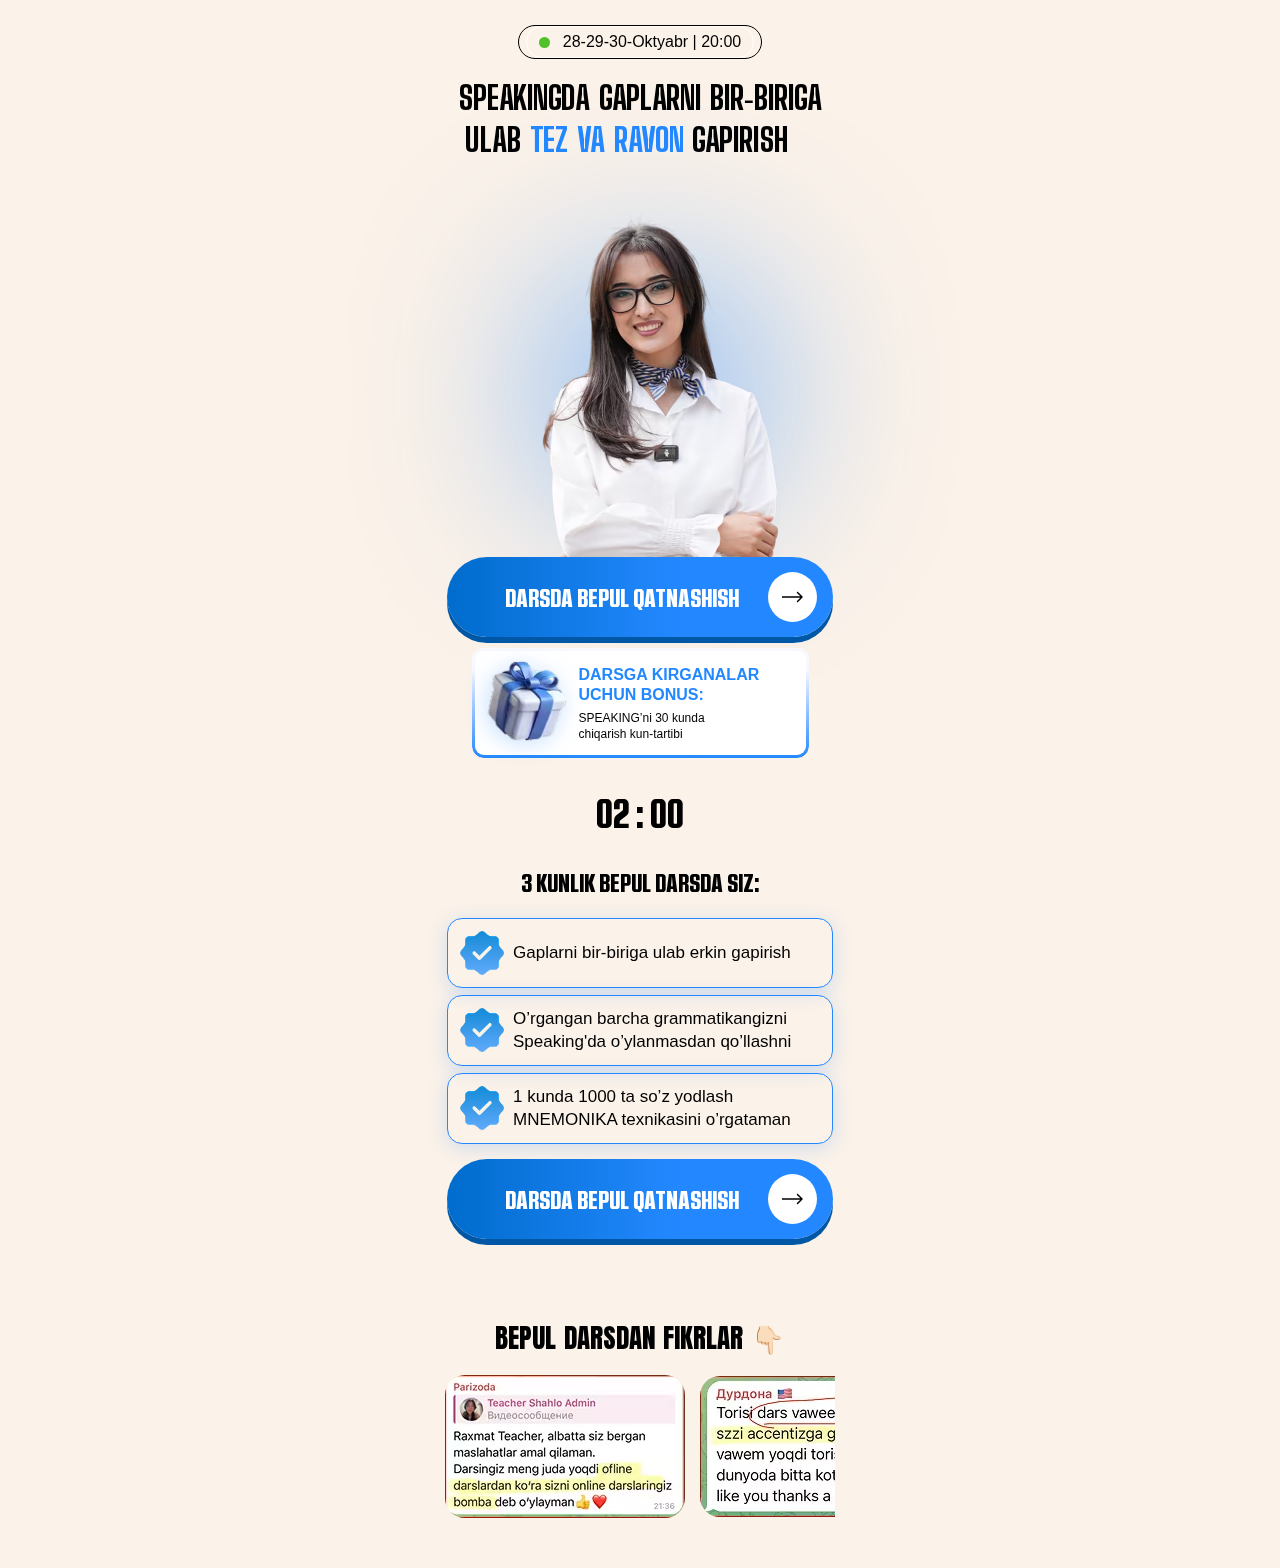
<file: b/index.html>
<!DOCTYPE html>
<html lang="en">

<head>
  <meta charset="UTF-8" />
  <meta name="viewport" content="width=device-width, initial-scale=1.0">
  <title>Speaker Hub</title>
  <style>
* { padding: 0; margin: 0; box-sizing: border-box; } body { font-family: sans-serif; background-color: #FBF2E9; position: relative; min-height: 100vh; } .mobile-event-header { padding-top: 25px; padding-left: 10px; padding-right: 10px; } .mobile-event-container { max-width: 244px; width: 100%; display: flex; align-items: center; border: 1px solid #000000; border-radius: 50px; justify-content: center; margin: 0 auto 18px; } .mobile-event-info { display: flex; align-items: center; justify-content: space-between; gap: 7px; svg { margin-bottom: 3px; } } .mobile-event-date { color: black; font-family: Poppins, sans-serif; line-height: 100%; font-weight: 500; font-size: 16px; } .mobile-event-time { font-family: Poppins, sans-serif; line-height: 30px; font-weight: 700; font-style: Bold; font-size: 18px; color: black; } .mobile-main-content { text-align: center; } .mobile-content-wrapper { width: 100%; padding: 0 10px; } .mobile-main-title { font-family: "Big Shoulders Display", sans-serif; font-weight: 500; line-height: 42px; font-size: 32px; max-width: 406px; margin: 0 auto; text-transform: uppercase; span { color: #2388FF; } } .mobile-main-text { font-weight: 400; font-size: 14px; line-height: 100%; text-align: center; margin-bottom: 8px; span { color: #2E9455; } } .mobile-content-img { min-height: 362px; display: flex; flex-direction: column; position: relative; margin-left: auto; margin-right: auto; } .mobile-hero-image { object-fit: contain; max-width: 361px; width: 100%; height: auto; margin: 0 auto; position: relative; z-index: 1; margin-bottom: -80px; margin-top: 10px; } .mobile-cta-button { font-family: "Kuunari", sans-serif; width: 100%; min-height: 61px; background: linear-gradient(90deg, #006CCC 0%, #2388FF 59.62%); padding: 15px 16px; box-shadow: 0px 6px 0px 0px #0057A5; font-size: 26px; line-height: 100%; font-weight: 500; text-transform: uppercase; border: none; color: white; margin-left: auto; margin-right: auto; border-radius: 50px; margin-bottom: 15px; cursor: pointer; position: relative; z-index: 2; max-width: 386px; gap: 29px; width: 100%; display: flex; align-items: center; justify-content: end; } .mobile-bonus-section { text-align: left; display: flex; align-items: center; gap: 6px; padding: 2px 14px; background-color: #fff; border: 1px solid #BCBCBC; border-radius: 10px; margin-bottom: 18px; } .mobile-bonus-text { color: black; font-size: 11px; line-height: 180%; } .mobile-bonus-text .highlight { font-weight: 500; } .mobile-masterclass-title { color: black; font-weight: 600; font-size: 17px; line-height: 100%; margin-bottom: 12px; text-transform: uppercase; } .mobile-benefits-list { list-style: none; display: flex; flex-direction: column; gap: 18px; margin-bottom: 20px; max-width: 299px; margin-left: auto; margin-right: auto; } .mobile-benefit-item { text-align: left; display: flex; align-items: center; gap: 6px; span { color: #2E9455; } svg { flex-shrink: 0; } } .giftImgBtn { position: absolute; top: -50%; transform: translateY(35%); right: 0; } .gift__box { position: relative; z-index: 30; display: flex; align-items: center; gap: 11px; padding: 9px 15px; border: 1px solid #565656; border-radius: 5px; margin-top: 15px; max-width: 330px; } .gift__text { font-size: 12px; font-weight: 400; text-align: left; } .mobile-benefit-text { color: black; font-size: 14px; line-height: 1.4; font-weight: 500; } .mobile-main-content { padding-bottom: 15px; } .mobile-hero-shadow { position: absolute; width: 176px; height: 180px; top: 58%; left: 51%; transform: translate(-50%, -50%); backdrop-filter: blur(100px); background: #2388FF; filter: blur(100px); border-radius: 50%; z-index: 0; } .mobile-text { font-size: 14px; line-height: 23px; font-weight: 400; font-family: Poppins, sans-serif; color: black; text-align: center; } @media (max-width: 500px) { .mobile-cta-button { padding-left: 15px; line-height: 100%; } .mobile-cta-box { width: 15px; padding: 10px; height: 15px; } .mobile-text { font-size: 10.4px; } } @media (min-width: 570px) { .mobile-cta-button { width: 100%; margin: 0 auto 11px; } .mobile-bonus-section { max-width: 400px; width: 100%; margin: 0 auto 18px; } .mobile-masterclass-info { max-width: 400px; width: 100%; margin: 0 auto; } } @media (max-width: 439px) { .mobile-event-date { font-size: 16px; } .mobile-event-time { font-size: 20px; } .mobile-benefits-list { display: flex; flex-direction: column; gap: 10px; } .mobile-bonus-text { font-size: 10px; } .mobile-event-container { margin-bottom: 15px; } .mobile-main-title { font-size: 25px; line-height: 30px; } } @media(max-width:351px) { .bonus_sec-text b { font-size: 13px; white-space: nowrap; } } .blur-up { filter: blur(10px); transition: filter 0.4s ease-out; } .free { display: flex; justify-content: center; gap: 6px; font-family: sans-serif; font-weight: 700; font-style: Bold; font-size: 30px; line-height: 20px; text-align: center; text-transform: uppercase; color: #FF0000; margin-bottom: 20px; svg { margin-left: -38px; } } .bonus_sec { display: flex; align-items: center; gap: 3px; padding: 5px 12px; border-radius: 10px; max-width: 311px; margin: 0 auto; width: 100%; text-align: left; margin-bottom: 17px; } .bonus_sec-icon { display: flex; } .bonus_sec-text { color: black; font-size: 12px; line-height: 120%; } .bonus_sec-text b { display: inline-block; margin-bottom: 8px; font-size: 14px; text-transform: uppercase; } .bonus_sec .star-left, .bonus_sec .star-right { display: none; } .hero__right_info__box { max-width: 313px; padding: 10px 31px 13px 13px; padding-left: 30px; padding-right: 31px; position: relative; z-index: 10; width: 100%; margin-top: -80px; border-radius: 24px; margin-bottom: 9px; color: white; background-color: rgba(0, 0, 0, .1); backdrop-filter: blur(120px); border: 3px solid rgba(0, 0, 0, .1); bottom: 7px; } .hero__right_list { text-align: start; } .hero__right_infobox-title { font-size: 18px; line-height: 20px; margin-bottom: 6.5px; } .hero__right_list__item { font-size: 12px; line-height: 18px; font-weight: 500; } .hero__right_list__item:nth-child(1) { max-width: 202px; width: 100%; } .hero__right_list__item:nth-child(2) { max-width: 251px; width: 100%; } .description__col-img { max-width: 45px; width: 100%; } .hero__registerBtn { padding: 23px 20px; border-radius: 15px; margin-bottom: 12px; font-size: 18px; max-width: 307px; margin-left: auto; margin-right: auto; } @media screen and (max-width: 768px) { .bonus_sec { margin-bottom: 20px; position: relative; z-index: 29; } .bonus_sec .star-left { position: absolute; top: -21px; display: block; } .bonus_sec .star-right { position: absolute; bottom: -36.5px; right: 6px; display: block; } .bonus_sec-text { font-size: 11px; } .hero__right_list__item { font-size: 11px; } .hero__right_info__box { padding: 10px 31px 13px 13px; padding-left: 30px; padding-right: 0px; } } @media screen and (max-width: 350px) { .bonus_sec-text { font-size: 10px; } } body { font-family: Poppins, sans-serif; } .timer__box { margin-left: auto; margin-right: auto; display: flex; align-items: center; justify-content: center; font-size: 40px; line-height: 120%; font-weight: 700; font-family: "Kuunari", sans-serif; } .description { padding-bottom: 21px; } .description__container { padding-top: 10px; max-width: 446px; width: 100%; margin-left: auto; margin-right: auto; padding-right: 10px; padding-left: 10px; display: flex; flex-direction: column; align-items: center; } .description__title { font-family: Kuunari, sans-serif; font-weight: 700; font-size: 26px; line-height: 42px; text-align: center; text-transform: uppercase; margin-bottom: 15px; } .description__title>span { color: #9B1121; } .description__row { display: grid; grid-template-columns: 1fr 1fr 1fr; gap: 7px; max-width: 386px; margin-bottom: 0px; } .description__col { border: 1px solid #2388FF; box-shadow: 0px 4px 20px 0px #2388FF33; border-radius: 15px; padding: 12px 15px 11px 11px; display: flex; align-items: center; text-align: start; gap: 9px; position: relative; } .description__col-number { position: absolute; left: 0; transform: translateX(-50%); border-radius: 30px; background-color: #9b1121; font-family: Poppins, sans-serif; font-weight: 400; font-size: 14px; line-height: 23px; text-align: center; color: white; } .description__col-text { font-family: Montserrat, sans-serif; font-weight: 400; text-align: start; font-size: 17px; line-height: 135%; } .desc__btn { width: 100%; } .bonus_sec { display: flex; align-items: center; padding: 4px; border-radius: 12px; max-width: 337px; margin: 5px auto 0; width: 100%; text-align: left; background-color: white; position: relative; z-index: 1; } .bonus_sec::before { content: ""; position: absolute; inset: 0; border-radius: 12px; padding: 3px; background: linear-gradient(0deg, #2388FF 0%, #F8F8FF 80.71%); -webkit-mask: linear-gradient(#fff 0 0) content-box, linear-gradient(#fff 0 0); -webkit-mask-composite: xor; mask-composite: exclude; z-index: -1; } .bonus_sec-icon { display: flex; } .bonus_sec-title { color: #2388FF; font-weight: 900; font-size: 16px; line-height: 20px; text-transform: uppercase; font-family: Mulish, sans-serif; } .bonus_sec-text { color: black; font-size: 16px; line-height: 16px; } .gliter__bg, .bonus_sec .star-left, .bonus_sec .star-right { display: none; } .bonus_sec { margin-bottom: 30px; position: relative; z-index: 29; } .bonus_sec .star-left { position: absolute; top: -21px; display: block; } .bonus_sec .star-right { position: absolute; bottom: -36.5px; right: 6px; display: block; } .gliter__bg { position: absolute; top: -50px; left: -20px; z-index: 30; display: block; } .bonus_sec-title { margin-bottom: 5px; } .bonus_sec-text { font-size: 12px; } .mobile-cta-box { background-color: white; border-radius: 100%; display: flex; align-items: center; justify-content: center; width: 49px; height: 49px; padding: 25px 14px; } .date__top-left { display: flex; align-items: center; padding: 6px 12px; border: 1px solid #fff; border-radius: 50px; justify-content: center; } .date__top-left-dot { background-color: #52C02A; width: 11px; height: 11px; border-radius: 50%; margin-right: 13px; } .date__top-left-title { font-weight: 400; font-size: 16px; } .gift__img { width: 100px; height: 102px; filter: drop-shadow(-3px 3px 11px #2388FF40); } .hero { padding-bottom: 0; } .description__container { padding-left: 10px; } .description__row { grid-template-columns: 1fr; margin-bottom: 15px; } .description__col-number { font-size: 14px; padding: 1.69px 6.5px 2.31px 6.5px; line-height: 23px; border-radius: 8px; left: 50%; top: 0; transform: translateX(-50%) translateY(-50%); } .desc__btn { width: 100%; display: flex; flex-direction: column; align-items: center; } .hero__registerBtn { display: flex; align-items: center; justify-content: center; max-width: 430px; width: 100%; background-color: #9b1121; border-radius: 30px; font-weight: 700; font-size: 18px; line-height: 23.25px; color: #fff; text-align: center; padding: 37px 20px; margin-bottom: 12px; border: none; cursor: pointer; } .mb { width: 70px; } .thought__box { text-align: center; overflow: hidden; width: 100%; max-width: 390px; margin: 50px auto; } .thought__title { font-size: 27px; line-height: 125%; font-weight: 800; font-family: Anton, sans-serif; text-transform: uppercase; margin-bottom: 20px; } .thought__info { display: flex; align-items: center; gap: 15px; animation: slide 15s linear infinite; } .thought__info img { border-radius: 20px; flex-shrink: 0; } @keyframes slide { from { transform: translateX(0); } to { transform: translateX(-90%); } } /* Smooth infinite effect: clone images */ .thought__info::after { content: ""; } /* === Responsive === */ @media (max-width: 768px) { .bonus_sec-title { font-size: 14px; margin-bottom: 1px; } .bonus_sec-text { font-size: 12px; margin-bottom: 1px; } .date__top-left-title { font-size: 15px; } .description__col-text { font-size: 14px; } } .description__row { grid-template-columns: 1fr; gap: 7px; } .description__col-number { font-size: 14px; padding: 1.69px 6.5px 2.31px 6.5px; line-height: 23px; border-radius: 8px; left: 50%; top: 0; transform: translate(-50%, -50%); } .hero__registerBtn { padding: 18px 15px; font-size: 17px; border-radius: 15px; max-width: 307px; } label { display: block; font-size: 16px; color: #000; margin-bottom: 10px; margin-top: 30px; } input[type="text"] { width: 100%; padding: 15px 10px; border: 1px solid #ccc; border-radius: 5px; font-size: 16px; color: #000; } .error-message { color: #cb0000; font-size: 14px; margin-top: 5px; display: none; }
  </style>
  <link rel="stylesheet" href="./css/modal.css" media="print" onload="this.media='all'" />
  <noscript>
    <link rel="stylesheet" href="./css/modal.css" />
  </noscript>
  <link rel="preload" as="image" href="/images/speaker.avif" type="image/avif">
</head>

<body>
  <div class="mobile-event-header">
    <div class="mobile-event-container">
      <div class="date__top-left">
        <div class="date__top-left-dot"></div>
        <h4 class="date__top-left-title">28-29-30-Oktyabr | 20:00</h4>
      </div>
    </div>
  </div>
  <section class="mobile-main-content">
    <div class="mobile-content-wrapper">
      <h1 class="mobile-main-title">Speakingda Gaplarni Bir-Biriga Ulab <span>Tez Va Ravon</span> Gapirish   
      </h1>
      <div class="mobile-content-img">
        <div class="mobile-hero-shadow"></div>
        <img src="../b/img/speaker.avif" alt="Speaker" decoding="async" loading="lazy" class="mobile-hero-image"
          width="361" height="466">
      </div>
      <button class="mobile-cta-button registerBtn">
        darsda bepul qatnashish
        <div class="mobile-cta-box">
          <svg width="22" height="12" viewBox="0 0 22 12" fill="none" xmlns="http://www.w3.org/2000/svg">
            <path
              d="M21.5303 6.53033C21.8232 6.23744 21.8232 5.76257 21.5303 5.46967L16.7574 0.696701C16.4645 0.403807 15.9896 0.403807 15.6967 0.696701C15.4038 0.989594 15.4038 1.46447 15.6967 1.75736L19.9393 6L15.6967 10.2426C15.4038 10.5355 15.4038 11.0104 15.6967 11.3033C15.9896 11.5962 16.4645 11.5962 16.7574 11.3033L21.5303 6.53033ZM0 6L-6.55671e-08 6.75L21 6.75L21 6L21 5.25L6.55671e-08 5.25L0 6Z"
              fill="black" />
          </svg>
        </div>
      </button>


      <div class="bonus_sec registerBtn">
        <img src="../b/img/gift.avif" alt="gift" width="74" height="84" loading="lazy" class="gift__img">
        <div>
          <p class="bonus_sec-title">Darsga kirganalar uchun bonus:</p>
          <p class="bonus_sec-text">SPEAKING’ni 30 kunda <br> chiqarish kun-tartibi</p>
        </div>
      </div>

      <div class="timer__box">
        <div class="date__timer" id="timer">02 : 00</div>
      </div>
    </div>
  </section>



  <div class="description">
    <div class="description__container">

      <h2 class="description__title">3 kunlik bepul darsda siz:</h2>
      <div class="description__row">
        <div class="description__col">
          <img class="description__col-img mb" src="./img/verified (1) 1.png" loading="lazy" decoding="async"
            alt="verified icons">
          <p class="description__col-text">
            Gaplarni bir-biriga ulab erkin gapirish
          </p>
        </div>
        <div class="description__col">
          <img class="description__col-img mb" src="./img/verified (1) 1.png" loading="lazy" decoding="async"
            alt="verified icons">

          <p class="description__col-text">
            O’rgangan barcha grammatikangizni Speaking'da o’ylanmasdan qo’llashni
          </p>
        </div>
        <div class="description__col">
          <img class="description__col-img mb" src="./img/verified (1) 1.png" loading="lazy" decoding="async"
            alt="verified icons">

          <p class="description__col-text">
            1 kunda 1000 ta so’z yodlash MNEMONIKA texnikasini o’rgataman
          </p>
        </div>

      </div>
      <button class="mobile-cta-button registerBtn">
        darsda bepul qatnashish
        <div class="mobile-cta-box">
          <svg width="22" height="12" viewBox="0 0 22 12" fill="none" xmlns="http://www.w3.org/2000/svg">
            <path
              d="M21.5303 6.53033C21.8232 6.23744 21.8232 5.76257 21.5303 5.46967L16.7574 0.696701C16.4645 0.403807 15.9896 0.403807 15.6967 0.696701C15.4038 0.989594 15.4038 1.46447 15.6967 1.75736L19.9393 6L15.6967 10.2426C15.4038 10.5355 15.4038 11.0104 15.6967 11.3033C15.9896 11.5962 16.4645 11.5962 16.7574 11.3033L21.5303 6.53033ZM0 6L-6.55671e-08 6.75L21 6.75L21 6L21 5.25L6.55671e-08 5.25L0 6Z"
              fill="black" />
          </svg>
        </div>
      </button>
    </div>
  </div>

  <div class="thought__box">
    <h3 class="thought__title">Bepul darsdan fikrlar 👇🏻</h3>

    <div class="thought__info">
      <img src="../a/img/thought-one.avif" loading="lazy" decoding="async" alt="images">
      <img src="../a/img/thought-two.avif" loading="lazy" decoding="async" alt="images">

      <img src="../a/img/thought-one.avif" loading="lazy" decoding="async" alt="images">
      <img src="../a/img/thought-two.avif" loading="lazy" decoding="async" alt="images">

      <img src="../a/img/thought-one.avif" loading="lazy" decoding="async" alt="images">
      <img src="../a/img/thought-two.avif" loading="lazy" decoding="async" alt="images">
    </div>
  </div>






  <!-- Modal -->
  <div id="registrationModal" class="homeModal" style="display: none">
    <div class="homeModalOverlay"></div>
    <div class="homeFormContainer">
      <button class="closeButton" id="closeModalBtn">
        <svg xmlns="http://www.w3.org/2000/svg" width="16" height="16" viewBox="0 0 12 12" fill="none">
          <path d="M1 11L11 1M1 1.00001L11 11" stroke="currentColor" stroke-width="1.5" stroke-linecap="round" />
        </svg>
      </button>
      <div class="homeFormTop">
        <h1 class="homeFormTopTitle">
          MASTERKLASSGA <br />
          RO'YXATDAN O'TISH
        </h1>
      </div>
      <form id="registrationForm" name="contact-form">
        <div class="HomeFormRow">
          <label class="HomeFormRowLabel" for="phone">Telefon raqamingiz:</label>
          <div class="phone-input-container">
            <div class="country-selector">
              <div class="selected-country" id="selectedCountry">
                <span id="selectedCountryCode">+998</span>
                <svg id="dropdownIcon" xmlns="http://www.w3.org/2000/svg" width="16" height="16" viewBox="0 0 24 24"
                  fill="none" stroke="currentColor" stroke-width="2" stroke-linecap="round" stroke-linejoin="round">
                  <polyline points="6 9 12 15 18 9"></polyline>
                </svg>
              </div>
              <div class="country-dropdown" id="countryDropdown" style="display: none"></div>
            </div>
            <input class="HomeFormRowInput" type="tel" id="phone" name="phone" placeholder="88 888 88 88"
              autocomplete="tel" />
          </div>
          <p class="homeFormErrorText" id="phoneError" style="display: none">
            ❌ Telefon raqam mos emas!
          </p>
        </div>
        <button type="submit" class="HomeFormBtn" id="submitBtn">
          ro’yxatdan o’tish </button>
      </form>
    </div>
  </div>



  <script defer src="./js/app.js"></script>
</body>

</html>
</file>
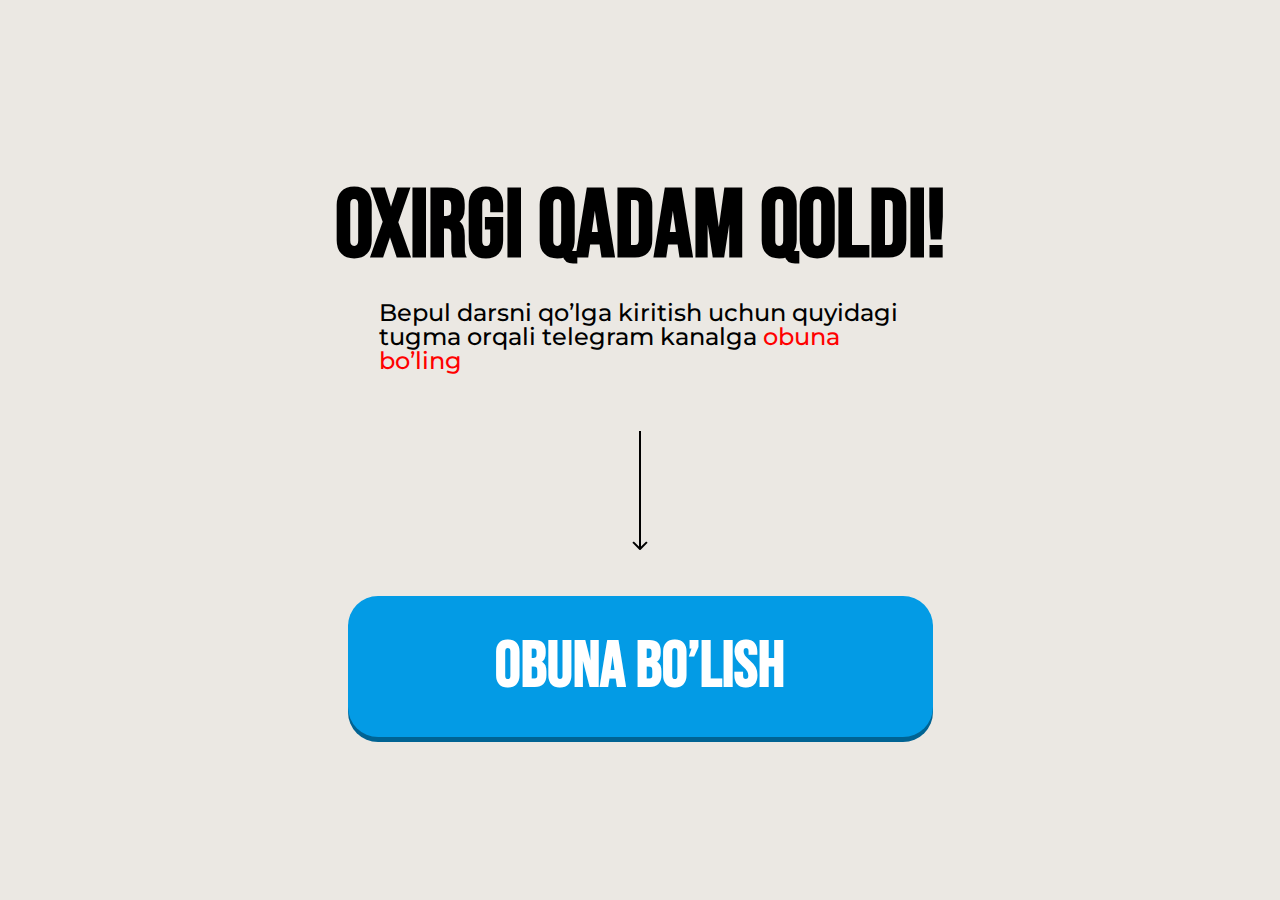
<file: thankYou.html>
<!DOCTYPE html>
<html lang="en">

<head>
  <meta charset="UTF-16" />
  <meta name="viewport" content="width=device-width, initial-scale=1.0" />
  <title>Obuna Bo'lish</title>
  <style>* {margin: 0;padding: 0;box-sizing: border-box;}.header {padding-top: 0px;padding-bottom: 0px;background-color: #ebe8e3;min-height: 100vh;padding-top: 180px;}.header-container {margin-left: auto;margin-right: auto;max-width: 671px;width: 100%;display: flex;background-repeat: no-repeat;padding-left: 20px;padding-right: 20px;}.hero-left {max-width: 903px;width: 100%;display: flex;flex-direction: column;align-items: center;}.hero-title {font-family: "Bebas Neue", sans-serif;font-weight: 700;font-size: 96px;line-height: 100%;letter-spacing: 0%;text-align: center;margin-bottom: 25px;text-transform: uppercase;max-width: 622px;}.hero-text {font-family: "Montserrat", sans-serif;font-weight: 500;font-size: 24px;line-height: 100%;letter-spacing: 0%;margin-bottom: 58px;max-width: 522px;}.hero-text>span {color: #ff0000;}.hero-btn-box {max-width: 585px;width: 100%;}.hero-img {text-align: center;align-items: center;justify-content: center;margin-bottom: 46px;display: flex;margin-left: auto;margin-right: auto;}.hero-btn {display: flex;align-items: center;justify-content: center;font-family: "Bebas Neue", sans-serif;font-weight: 700;font-size: 64px;line-height: 100%;text-align: center;padding: 39px 0px 38px 0px;background-color: #039BE5; box-shadow: 0px 5px 0px 0px #006393;color: white;border-radius: 30px;max-width: 585px;width: 100%;border: none;text-transform: uppercase;margin-bottom: 42px;text-decoration: none;max-height: 142px;}.hero-box {padding: 0 35px 0 20px;border-radius: 10px;border: 1px solid #bcbcbc;background-color: #fff;max-width: 585px;width: 100%;display: flex;align-items: center;gap: 12px;}.hero-box-text {font-family: "Montserrat", sans-serif;font-weight: 600;font-size: 16px;line-height: 100%;letter-spacing: 0%;}.img {display: none;}.hero-box-img {width: 70px;min-height: 70px;}@media (max-width: 500px) {.header {padding-top: 30%;padding-bottom: 0px;background-image: none;}.hero-left {display: block;}.header-container {margin-left: auto;margin-right: auto;text-align: center;padding-left: 10px;padding-right: 10px;}.hero-title {font-weight: 700;font-size: 40px;line-height: 100%;letter-spacing: 0%;text-align: center;margin-bottom: 5px;}.hero-text {font-weight: 500;font-size: 14px;line-height: 100%;letter-spacing: 0%;margin-bottom: 28px;max-width: 355px;width: 100%;margin-left: auto;margin-right: auto;}.hero-img {margin-bottom: 24px;height: 69px;}.hero-btn {font-weight: 700;font-size: 32px;line-height: 100%;letter-spacing: 0%;text-align: center;padding: 23px 0px 20px 0px;border-radius: 30px;max-width: 345px;width: 100%;margin-left: auto;margin-right: auto;margin-bottom: 25px;}.hero-box {padding: 5px 10px 10px 9px;border-radius: 10px;text-align: left;max-width: 372px;margin-left: auto;margin-right: auto;}.hero-box-img {max-width: 41px;width: 41px;min-width: 41px;height: auto;object-fit: contain;min-height: 40px;}.hero-box-text {font-weight: 600;font-size: 11px;line-height: 130%;letter-spacing: 0%;padding-top: 3px;padding-bottom: 2px;}.img {display: flex;max-width: 632px;width: 100%;margin-left: auto;margin-right: auto;width: 100%;object-fit: cover;height: auto;}}.footer {padding-top: 25px;padding-bottom: 25px;background-color: black;}.footer__container {display: flex;align-items: center;justify-content: center;}.footer__link {color: white;font-size: 16px;font-weight: 400;font-family: sans-serif;text-decoration: none;b {font-weight: 700;text-decoration: underline;}}</style>
  <link rel="preload" href="https://fonts.googleapis.com/css2?family=Bebas+Neue" as="style" />
  <link rel="preload" href="https://fonts.googleapis.com/css2?family=Montserrat:wght@500;600;700" as="style" />
  <link href="https://fonts.googleapis.com/css2?family=Bebas+Neue&family=Montserrat:wght@500;600;700&display=swap"
    rel="stylesheet" />
  <link rel="preconnect" href="https://connect.facebook.net" />
  <link rel="preconnect" href="https://www.facebook.com" />
</head>

<body>
  <section class="header">
    <div class="header-container">
      <div class="hero-left">
        <h2 class="hero-title">oxirgi qadam qoldi!</h2>
        <p class="hero-text">
          Bepul darsni qo’lga kiritish uchun quyidagi tugma orqali telegram kanalga <span>obuna bo’ling</span>
        </p>
        <div class="hero-btn-box">
          <img class="hero-img" src="./images/strelka.svg" alt="Arrow icon" />
          <a href="https://t.me/AsosIT" class="hero-btn thankYouBtn">obuna bo’lish</a>
        </div>
      </div>
    </div>
  </section>
  <script src="./js/thankYou.js"></script>

  
</body>

</html>
</file>
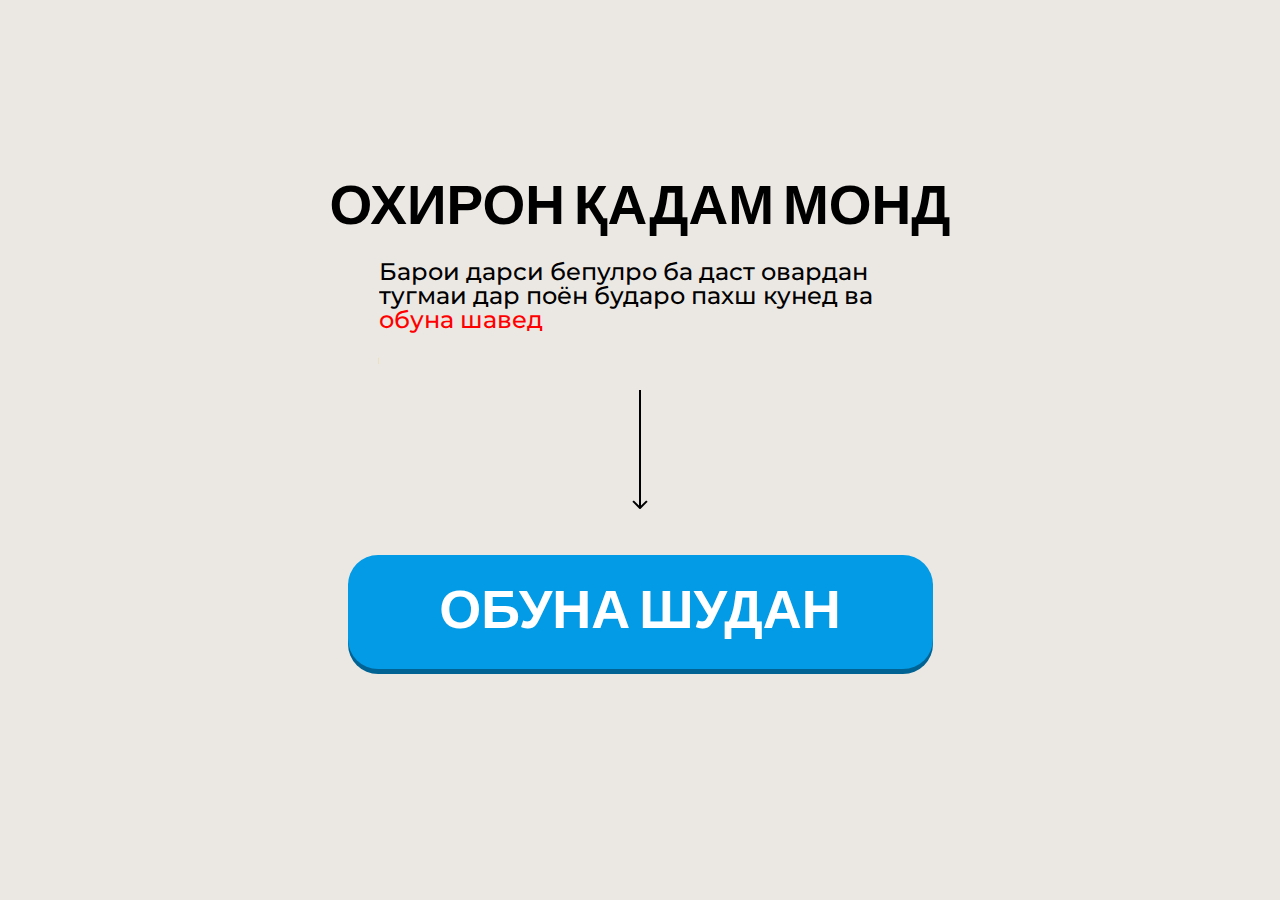
<file: a/thankYou.html>
<!DOCTYPE html>
<html lang="en">

<head>
  <meta charset="UTF-16" />
  <meta name="viewport" content="width=device-width, initial-scale=1.0" />
  <title>Obuna Bo'lish</title>
  <style>
   * { margin: 0; padding: 0; box-sizing: border-box; } .header { padding-top: 0px; padding-bottom: 0px; background-color: #ebe8e3; min-height: 100vh; padding-top: 180px; } .header-container { margin-left: auto; margin-right: auto; max-width: 671px; width: 100%; display: flex; background-repeat: no-repeat; padding-left: 20px; padding-right: 20px; } .hero-left { max-width: 903px; width: 100%; display: flex; flex-direction: column; align-items: center; } .hero-title { font-family: "Bebas Neue", sans-serif; font-weight: 700; font-size: 55px; line-height: 100%; letter-spacing: 0%; text-align: center; margin-bottom: 25px; text-transform: uppercase; } .hero-text { font-family: "Montserrat", sans-serif; font-weight: 500; font-size: 24px; line-height: 100%; letter-spacing: 0%; margin-bottom: 58px; max-width: 522px; } .hero-text>a { color: #ff0000; text-decoration: none; } .hero-btn-box { max-width: 585px; width: 100%; } .hero-img { text-align: center; align-items: center; justify-content: center; margin-bottom: 46px; display: flex; margin-left: auto; margin-right: auto; } .hero-btn { display: flex; align-items: center; justify-content: center; font-family: "Bebas Neue", sans-serif; font-weight: 700; font-size: 54px; line-height: 100%; text-align: center; padding: 30px 0px 30px 0px; background-color: #039BE5; box-shadow: 0px 5px 0px 0px #006393; color: white; border-radius: 30px; max-width: 585px; width: 100%; border: none; text-transform: uppercase; margin-bottom: 42px; text-decoration: none; max-height: 142px; } .hero-box { padding: 0 35px 0 20px; border-radius: 10px; border: 1px solid #bcbcbc; background-color: #fff; max-width: 585px; width: 100%; display: flex; align-items: center; gap: 12px; } .hero-box-text { font-family: "Montserrat", sans-serif; font-weight: 600; font-size: 16px; line-height: 100%; letter-spacing: 0%; } .img { display: none; } .hero-box-img { width: 70px; min-height: 70px; } @media (max-width: 500px) { .header { padding-top: 30%; padding-bottom: 0px; background-image: none; } .hero-left { display: block; } .header-container { margin-left: auto; margin-right: auto; text-align: center; padding-left: 10px; padding-right: 10px; } .hero-title { font-weight: 700; font-size: 30px; line-height: 100%; letter-spacing: 0%; text-align: center; margin-bottom: 5px; } .hero-text { font-weight: 500; font-size: 12px; line-height: 100%; letter-spacing: 0%; margin-bottom: 28px; max-width: 305px; width: 100%; margin-left: auto; margin-right: auto; } .hero-img { margin-bottom: 24px; height: 69px; } .hero-btn { font-weight: 700; font-size: 30px; line-height: 100%; letter-spacing: 0%; text-align: center; padding: 23px 0px 20px 0px; border-radius: 30px; max-width: 345px; width: 100%; margin-left: auto; margin-right: auto; margin-bottom: 25px; } .hero-box { padding: 5px 10px 10px 9px; border-radius: 10px; text-align: left; max-width: 372px; margin-left: auto; margin-right: auto; } .hero-box-img { max-width: 41px; width: 41px; min-width: 41px; height: auto; object-fit: contain; min-height: 40px; } .hero-box-text { font-weight: 600; font-size: 11px; line-height: 130%; letter-spacing: 0%; padding-top: 3px; padding-bottom: 2px; } .img { display: flex; max-width: 632px; width: 100%; margin-left: auto; margin-right: auto; width: 100%; object-fit: cover; height: auto; } } .footer { padding-top: 25px; padding-bottom: 25px; background-color: black; } .footer__container { display: flex; align-items: center; justify-content: center; } .footer__link { color: white; font-size: 16px; font-weight: 400; font-family: sans-serif; text-decoration: none; b { font-weight: 700; text-decoration: underline; } }
  </style>
  <link rel="preload" href="https://fonts.googleapis.com/css2?family=Bebas+Neue" as="style" />
  <link rel="preload" href="https://fonts.googleapis.com/css2?family=Montserrat:wght@500;600;700" as="style" />
  <link href="https://fonts.googleapis.com/css2?family=Bebas+Neue&family=Montserrat:wght@500;600;700&display=swap"
    rel="stylesheet" />
  <link rel="preconnect" href="https://connect.facebook.net" />
  <link rel="preconnect" href="https://www.facebook.com" />
</head>

<body>
  <section class="header">
    <div class="header-container">
      <div class="hero-left">
        <h2 class="hero-title">Охирон қадам монд</h2>
        <p class="hero-text">
          Барои дарси бепулро ба даст овардан тугмаи дар поён бударо пахш кунед ва <a href="https://t.me/AsosIT">обуна
            шавед</a>
        </p>
        <div class="hero-btn-box">
          <img class="hero-img" src="./img/strelka.svg" alt="Arrow icon" />
          <a href="https://t.me/AsosIT" class="hero-btn thankYouBtn">Обуна шудан
          </a>
        </div>
      </div>
    </div>
  </section>
  <script src="./js/thankYou.js"></script>


</body>

</html>
</file>
<file: b/css/modal.css>
@font-face { font-family: 'Big Shoulders Display'; src: url('../fonts/BigShouldersDisplay-ExtraBold.subset.woff2') format('woff2'); font-weight: 900; } @font-face { font-family: "Bebas"; src: url(/fonts/bdf65a10_f2da_456d_bff7_20fa526b7bcc_subset_AZa_z09_symbols.woff2) format('woff2'); font-display: swap; } @font-face { font-family: 'Kuunari'; src: url('../fonts/kuunari-black-condensed.woff2') format('woff2'); font-weight: 700; } @font-face { font-family: 'Anton'; src: url('../fonts/Anton-Regular-subset.woff2') format('woff2'); font-weight: 700; } body { font-family: Poppins, sans-serif; } .homeModal, .homeModalOverlay { position: fixed; top: 0; height: 100vh; width: 100%; left: 0; } .homeModal { z-index: 30; justify-content: center; align-items: center; display: flex; } .homeModalOverlay { background-color: rgba(0, 0, 0, 0.3); backdrop-filter: blur(5px); } .homeFormContainer { position: relative; z-index: 30; background-color: #fff; color: #000; border-radius: 8px; padding: 20px 40px 40px; width: 100%; max-width: 520px; box-shadow: 0 4px 12px rgba(0, 0, 0, 0.1); margin: 0 20px; position: fixed; top: 50%; left: 50%; transform: translate(-50%, -50%); } .homeFormTop { display: flex; justify-content: space-between; } .homeFormTopTitle { font-size: 32px; margin: 0 0 20px; color: #000; font-weight: 700; font-family: Bebas, sans-serif; text-transform: uppercase; text-align: center; margin-left: auto; margin-right: auto; } .closeButton { background: 0 0; border: none; cursor: pointer; padding: 4px; justify-content: center; align-items: center; display: flex; position: absolute; top: 20px; right: 20px; color: #000; } .homeFormErrorText { color: #e53e3e; margin-bottom: 12px; font-size: 14px; font-family: system-ui, -apple-system, BlinkMacSystemFont, "Segoe UI", sans-serif; padding-top: 5px; padding-bottom: 5px; } .HomeFormRowInput, .HomeFormRowLabel { font-family: system-ui, -apple-system, BlinkMacSystemFont, "Segoe UI", sans-serif; font-size: 18px; } .HomeFormRow { margin-bottom: 20px; } .HomeFormRowLabel { display: block; margin-bottom: 6px; color: #000; } .HomeFormRowInput { width: 100%; padding: 10px 16px; border: 1px solid #c9c9c9; min-height: 48px; background-color: #f3f7f8; border-radius: 6px; font-weight: 400; outline: 0; height: 50px; transition: border-color 0.2s; } .HomeFormRowInput:focus { border-color: #2e9455; } .HomeFormRowInput::placeholder { color: #aaa; } .HomeFormBtn { font-family: Bebas, sans-serif; height: 60px; width: 100%; cursor: pointer; border-radius: 10px; background-color: #2388FF; transition: 0.3s; font-size: 28px; color: white; text-transform: uppercase; border: none; position: relative; display: flex; align-items: center; justify-content: center; } .phone-input-container { display: flex; align-items: center; } .country-selector { position: relative; margin-right: 10px; } .selected-country { display: flex; align-items: center; padding: 10px; border: 1px solid #c9c9c9; border-radius: 6px; background-color: #f3f7f8; cursor: pointer; min-height: 50px; font-family: sans-serif !important; font-weight: 400 !important; } .country-dropdown { position: absolute; top: 100%; left: 0; width: 200px; background-color: #fff; border: 1px solid #c9c9c9; border-radius: 6px; box-shadow: 0 4px 12px rgba(0, 0, 0, 0.1); z-index: 40; max-height: 200px; overflow-y: auto; font-family: sans-serif !important; font-weight: 400 !important; } .country-option { display: flex; justify-content: space-between; align-items: center; padding: 10px; cursor: pointer; font-family: sans-serif; font-weight: 400 !important; } .country-option:hover { background-color: #f3f7f8; } .country-option.selected { background-color: #e6f0fa; } @media screen and (max-width: 768px) { .homeFormContainer { max-width: 100%; padding: 80px 20px 20px; margin: 0; border-radius: 6px; height: 100vh; } .homeFormTopTitle { text-align: center; max-width: 368px; margin-left: auto; margin-right: auto; font-size: 28px; font-weight: 700; margin-bottom: 15px; } .homeFormTop { flex-direction: column; align-items: flex-start; } .closeButton { width: 100%; height: 50px; background-color: #000; color: #fff; padding-right: 20px; top: 0; left: 0; justify-content: end; } .homeFormErrorText { font-size: 12px; margin-bottom: 8px; } .HomeFormRowLabel { margin-bottom: 6px; } .HomeFormRowInput { padding: 0 12px; min-height: 40px; background-color: transparent; } .HomeFormRowInput::placeholder { color: #a3a3a3; } .HomeFormBtn { height: auto; font-size: 18px; font-weight: 700; margin-top: 24px; } } @media screen and (max-width: 480px) { .homeFormContainer { max-width: 100%; padding: 80px 20px 20px; margin: 0; border-radius: 6px; height: 100vh; } .homeFormTopTitle { text-align: center; max-width: 335px; margin: 0 auto 15px; } .homeFormErrorText { font-size: 12px; margin-bottom: 8px; } .HomeFormRowLabel { margin-bottom: 6px; } .HomeFormRowInput { padding: 0 12px; min-height: 40px; background-color: transparent; border-radius: 10px; } .HomeFormRowInput::placeholder { color: #a3a3a3; } .HomeFormBtn { font-size: 28px; padding: 10px 0; margin-top: 24px; } }
</file>
